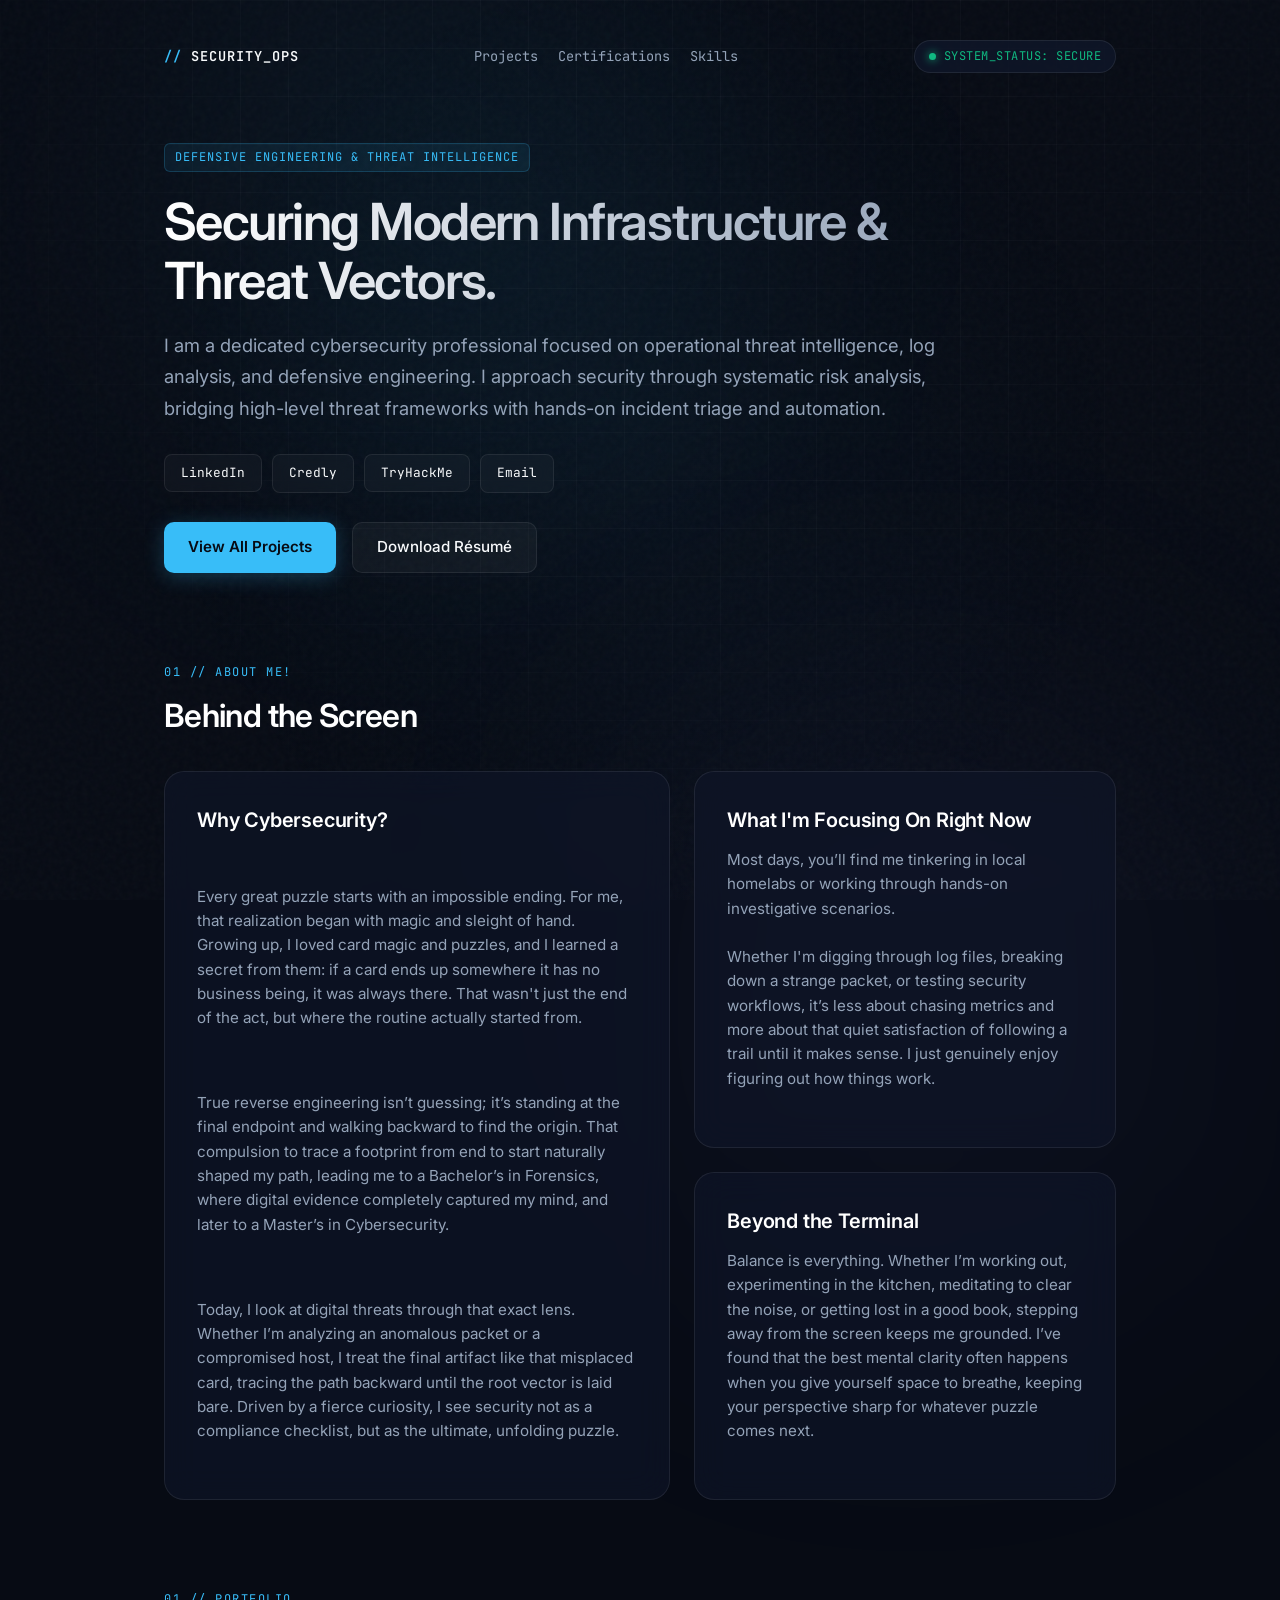
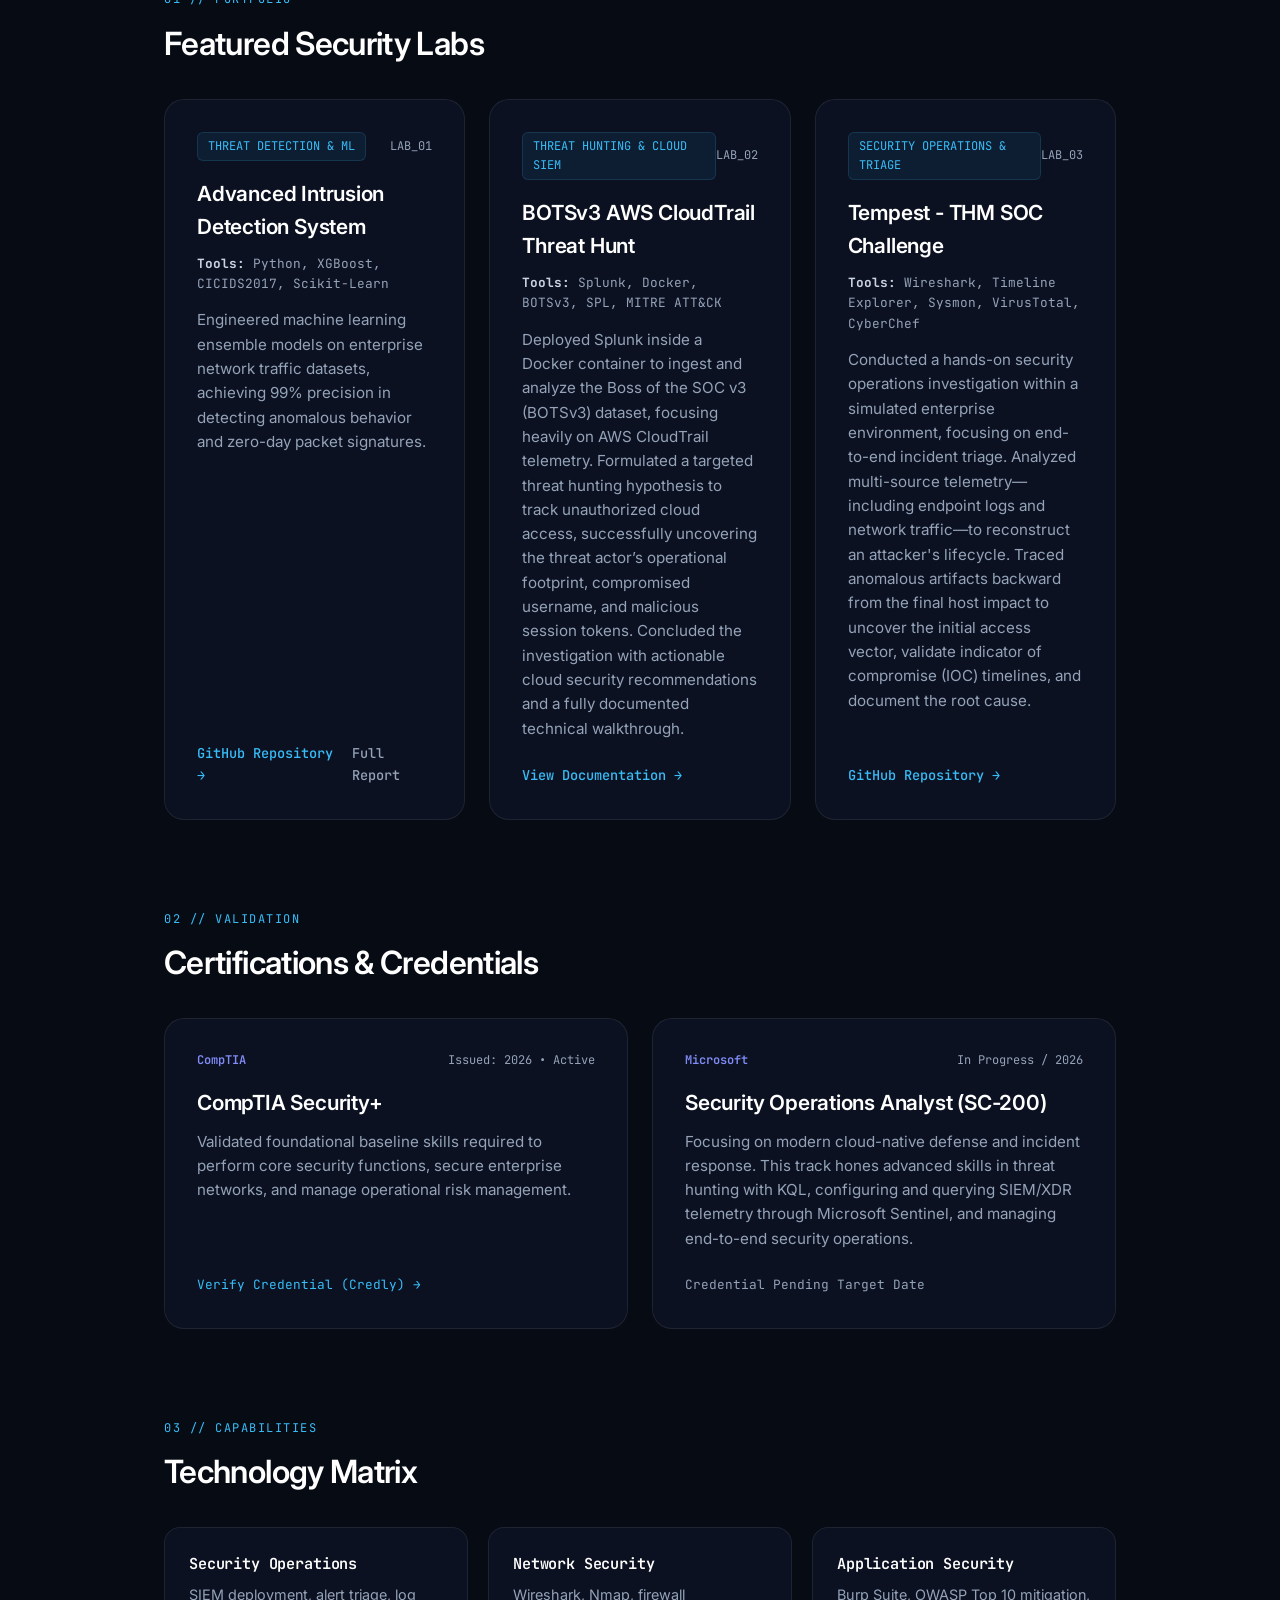
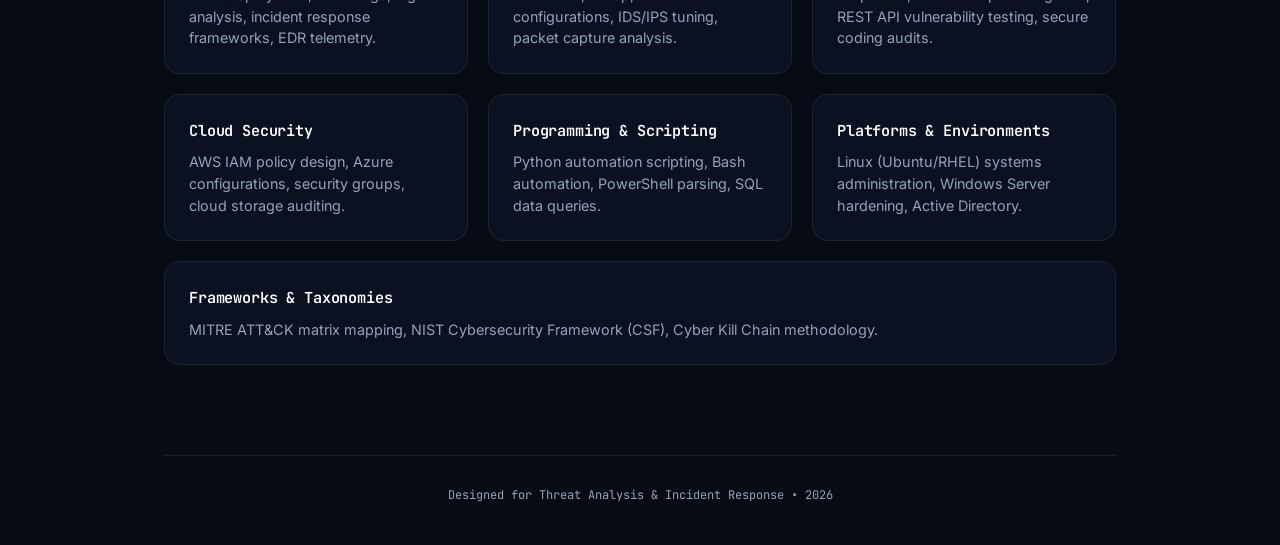
<file: index.html>
<!DOCTYPE html>
<html lang="en">
<head>
    <meta charset="UTF-8">
    <meta name="viewport" content="width=device-width, initial-scale=1.0">
    <title>Cybersecurity Operations & Threat Analysis Portfolio</title>
    <link rel="stylesheet" href="style.css">
    <link href="https://fonts.googleapis.com/css2?family=Inter:wght@300;400;500;600&family=JetBrains+Mono:wght@400;500&display=swap" rel="stylesheet">
</head>
<body>

    <!-- Ambient Background Layers -->
    <div class="tech-grid"></div>
    <div class="noise-overlay"></div>
    <div class="radial-glow hero-glow"></div>
    <div class="radial-glow project-glow"></div>

    <main class="container">
        
        <!-- Header / Navbar -->
        <header class="navbar">
            <div class="logo">
                <span class="prompt">//</span> SECURITY_OPS
            </div>
            <nav class="nav-links">
                <a href="#projects">Projects</a>
                <a href="#certifications">Certifications</a>
                <a href="#skills">Skills</a>
            </nav>
            <div class="system-status">
                <span class="status-dot"></span>
                <span class="status-text">SYSTEM_STATUS: SECURE</span>
            </div>
        </header>

        <!-- Premium Hero Section with Integrated Personal Intro -->
        <section class="hero">
            <div class="badge">DEFENSIVE ENGINEERING & THREAT INTELLIGENCE</div>
            <h1>Securing Modern Infrastructure & Threat Vectors.</h1>
            <p class="bio">
                I am a dedicated cybersecurity professional focused on operational threat intelligence, log analysis, and defensive engineering. I approach security through systematic risk analysis, bridging high-level threat frameworks with hands-on incident triage and automation.
            </p>
      <!-- Interactive Profile Buttons -->
            <div class="hero-profile-buttons">
                <a href="https://linkedin.com/in/amal-shaji7" target="_blank" class="profile-btn">LinkedIn</a>
                <a href="https://credly.com/users/amal-shaji7" target="_blank" class="profile-btn">Credly</a>
                <a href="https://tryhackme.com/p/amal.shaji7" target="_blank" class="profile-btn">TryHackMe</a>
                <a href="amal.shajipss1@gmail.com" class="profile-btn">Email</a>
            </div>
           

            <div class="hero-actions">
                <a href="https://github.com/Amal-shaji7" target="_blank" class="btn primary">View All Projects</a>
                <a href="resume.pdf" download class="btn secondary">Download Résumé</a>
            </div>
      
        </section>

        <!-- Behind the Screen / About Me Section -->
    <section id="about" class="section-block">
        <div class="section-header">
            <span class="section-tag">01 // ABOUT ME! </span>
            <h2>Behind the Screen</h2>
        </div>

        <div class="about-bento-grid">
        
        <!-- LEFT COLUMN: Tall Card (Why Cybersecurity?) -->
            <div class="card narrative-card card-tall">
                <h3>Why Cybersecurity?</h3>
                <p class="description">
                Every great puzzle starts with an impossible ending. For me, that realization began with magic and sleight of hand. Growing up, I loved card magic and puzzles, and I learned a secret from them: if a card ends up somewhere it has no business being, it was always there. That wasn't just the end of the act, but where the routine actually started from.
                </p>
                <p class="description">
                True reverse engineering isn’t guessing; it’s standing at the final endpoint and walking backward to find the origin. That compulsion to trace a footprint from end to start naturally shaped my path, leading me to a Bachelor’s in Forensics, where digital evidence completely captured my mind, and later to a Master’s in Cybersecurity.
                </p>
                <p class="description">
                Today, I look at digital threats through that exact lens. Whether I’m analyzing an anomalous packet or a compromised host, I treat the final artifact like that misplaced card, tracing the path backward until the root vector is laid bare. Driven by a fierce curiosity, I see security not as a compliance checklist, but as the ultimate, unfolding puzzle.
                </p>
            </div>

        <!-- RIGHT COLUMN: Stacked Cards -->
            <div class="about-stack-right">
            
            <!-- Top Right Card -->
                <div class="card narrative-card">
                    <h3>What I'm Focusing On Right Now</h3>
                    <p class="description">
                    Most days, you’ll find me tinkering in local homelabs or working through hands-on investigative scenarios.
                    </p>
                    <p class="description">
                    Whether I'm digging through log files, breaking down a strange packet, or testing security workflows, it’s less about chasing metrics and more about that quiet satisfaction of following a trail until it makes sense. I just genuinely enjoy figuring out how things work.
                    </p>
                </div>

            <!-- Bottom Right Card -->
                <div class="card narrative-card">
                    <h3>Beyond the Terminal</h3>
                    <p class="description">
                    Balance is everything. Whether I’m working out, experimenting in the kitchen, meditating to clear the noise, or getting lost in a good book, stepping away from the screen keeps me grounded. I’ve found that the best mental clarity often happens when you give yourself space to breathe, keeping your perspective sharp for whatever puzzle comes next.
                    </p>
                </div>

            </div>

        </div>
    </section>
        
        <!-- 1. Featured Projects Case-Study Cards -->
        <section id="projects" class="section-block">
            <div class="section-header">
                <span class="section-tag">01 // PORTFOLIO</span>
                <h2>Featured Security Labs</h2>
            </div>
            
            <div class="bento-grid">
                
                <div class="card">
                    <div class="card-top">
                        <span class="card-domain">THREAT DETECTION & ML</span>
                        <span class="card-id">LAB_01</span>
                    </div>
                    <h3>Advanced Intrusion Detection System</h3>
                    <p class="tools-used"><strong>Tools:</strong> Python, XGBoost, CICIDS2017, Scikit-Learn</p>
                    <p class="description">
                        Engineered machine learning ensemble models on enterprise network traffic datasets, achieving 99% precision in detecting anomalous behavior and zero-day packet signatures.
                    </p>
                    <div class="card-links">
                        <a href="https://github.com/Amal-shaji7/msc-ids-dissertation" target="_blank" class="link-item">GitHub Repository →</a>
                        <a href="#" class="link-item secondary-link">Full Report</a>
                    </div>
                </div>

                <div class="card">
                    <div class="card-top">
                        <span class="card-domain">THREAT HUNTING & CLOUD SIEM</span>
                        <span class="card-id">LAB_02</span>
                    </div>
                    <h3>BOTSv3 AWS CloudTrail Threat Hunt</h3>
                    <p class="tools-used"><strong>Tools:</strong> Splunk, Docker, BOTSv3, SPL, MITRE ATT&CK</p>
                    <p class="description">
                       Deployed Splunk inside a Docker container to ingest and analyze the Boss of the SOC v3 (BOTSv3) dataset, focusing heavily on AWS CloudTrail telemetry. Formulated a targeted threat hunting hypothesis to track unauthorized cloud access, successfully uncovering the threat actor’s operational footprint, compromised username, and malicious session tokens. Concluded the investigation with actionable cloud security recommendations and a fully documented technical walkthrough.
                    <div class="card-links">
                        <a href="https://github.com/Amal-shaji7/soc-splunk-botsv3" target="_blank" class="link-item">View Documentation →</a>
                    </div>
                </div>

                <div class="card">
                    <div class="card-top">
                        <span class="card-domain">SECURITY OPERATIONS & TRIAGE</span>
                        <span class="card-id">LAB_03</span>
                    </div>
                    <h3>Tempest - THM SOC Challenge</h3>
                    <p class="tools-used"><strong>Tools:</strong> Wireshark, Timeline Explorer, Sysmon, VirusTotal, CyberChef</p>
                    <p class="description">
                        Conducted a hands-on security operations investigation within a simulated enterprise environment, focusing on end-to-end incident triage. Analyzed multi-source telemetry—including endpoint logs and network traffic—to reconstruct an attacker's lifecycle. Traced anomalous artifacts backward from the final host impact to uncover the initial access vector, validate indicator of compromise (IOC) timelines, and document the root cause.
                    </p>
                    <div class="card-links">
                        <a href="https://github.com/Amal-shaji7/thm-tempest-investigation" target="_blank" class="link-item">GitHub Repository →</a>
                    </div>
                </div>

            </div>
        </section>

        <!-- 2. Certifications and Credentials Section -->
        <section id="certifications" class="section-block">
            <div class="section-header">
                <span class="section-tag">02 // VALIDATION</span>
                <h2>Certifications & Credentials</h2>
            </div>

            <div class="certs-grid">
                
                <div class="cert-card">
                    <div class="cert-meta">
                        <span class="cert-issuer">CompTIA</span>
                        <span class="cert-date">Issued: 2026 • Active</span>
                    </div>
                    <h3>CompTIA Security+</h3>
                    <p class="cert-validation">
                        Validated foundational baseline skills required to perform core security functions, secure enterprise networks, and manage operational risk management.
                    </p>
                    <a href="https://www.credly.com/earner/earned/badge/4dffb096-555a-4451-aa4b-2821615067e8" target="_blank" class="verify-link">Verify Credential (Credly) →</a>
                </div>

                <div class="cert-card">
                    <div class="cert-meta">
                        <span class="cert-issuer">Microsoft</span>
                        <span class="cert-date">In Progress / 2026</span>
                    </div>
                    <h3>Security Operations Analyst (SC-200)</h3>
                    <p class="cert-validation">
                        Focusing on modern cloud-native defense and incident response. This track hones advanced skills in threat hunting with KQL, configuring and querying SIEM/XDR telemetry through Microsoft Sentinel, and managing end-to-end security operations.
                    </p>
                    <span class="verify-link pending">Credential Pending Target Date</span>
                </div>

            </div>
        </section>

        <!-- 3. Skills and Technology Matrix -->
        <section id="skills" class="section-block">
            <div class="section-header">
                <span class="section-tag">03 // CAPABILITIES</span>
                <h2>Technology Matrix</h2>
            </div>

            <div class="matrix-grid">
                
                <div class="matrix-box">
                    <h4>Security Operations</h4>
                    <p>SIEM deployment, alert triage, log analysis, incident response frameworks, EDR telemetry.</p>
                </div>

                <div class="matrix-box">
                    <h4>Network Security</h4>
                    <p>Wireshark, Nmap, firewall configurations, IDS/IPS tuning, packet capture analysis.</p>
                </div>

                <div class="matrix-box">
                    <h4>Application Security</h4>
                    <p>Burp Suite, OWASP Top 10 mitigation, REST API vulnerability testing, secure coding audits.</p>
                </div>

                <div class="matrix-box">
                    <h4>Cloud Security</h4>
                    <p>AWS IAM policy design, Azure configurations, security groups, cloud storage auditing.</p>
                </div>

                <div class="matrix-box">
                    <h4>Programming & Scripting</h4>
                    <p>Python automation scripting, Bash automation, PowerShell parsing, SQL data queries.</p>
                </div>

                <div class="matrix-box">
                    <h4>Platforms & Environments</h4>
                    <p>Linux (Ubuntu/RHEL) systems administration, Windows Server hardening, Active Directory.</p>
                </div>

                <div class="matrix-box full-width">
                    <h4>Frameworks & Taxonomies</h4>
                    <p>MITRE ATT&CK matrix mapping, NIST Cybersecurity Framework (CSF), Cyber Kill Chain methodology.</p>
                </div>

            </div>
        </section>

        <!-- Footer -->
        <footer>
            <p>Designed for Threat Analysis & Incident Response • 2026</p>
        </footer>
    </main>

    <!-- Cursor Spotlight Script -->
    <script>
        document.addEventListener('mousemove', e => {
            document.body.style.setProperty('--mouse-x', `${e.clientX}px`);
            document.body.style.setProperty('--mouse-y', `${e.clientY}px`);
        });
    </script>
</body>
</html>
</file>
<file: style.css>
:root {
    --bg-base: #070b14; /* Deep Charcoal-Navy Base */
    --card-bg: rgba(15, 23, 42, 0.6); /* Translucent Glass */
    --border-color: rgba(255, 255, 255, 0.08);
    --border-hover: rgba(56, 189, 248, 0.4);
    --accent-blue: #38bdf8;
    --accent-violet: #818cf8;
    --text-main: #f8fafc;
    --text-muted: #94a3b8;
}

* {
    box-sizing: border-box;
    margin: 0;
    padding: 0;
}

body {
    background-color: var(--bg-base);
    color: var(--text-main);
    font-family: 'Inter', system-ui, sans-serif;
    min-height: 100vh;
    position: relative;
    overflow-x: hidden;
    line-height: 1.6;
}

/* 1. Subtle Cybersecurity Grid Pattern */
.tech-grid {
    position: fixed;
    top: 0; left: 0; width: 100%; height: 100%;
    background-image: 
        linear-gradient(to right, rgba(255, 255, 255, 0.025) 1px, transparent 1px),
        linear-gradient(to bottom, rgba(255, 255, 255, 0.025) 1px, transparent 1px);
    background-size: 48px 48px;
    z-index: 0;
    pointer-events: none;
    mask-image: radial-gradient(circle at 50% 20%, black 40%, transparent 80%);
}

/* 2. Noise Grain Texture Overlay */
.noise-overlay {
    position: fixed;
    top: 0; left: 0; width: 100%; height: 100%;
    background: url("data:image/svg+xml,%3Csvg viewBox='0 0 200 200' xmlns='http://www.w3.org/2000/svg'%3E%3Cfilter id='noiseFilter'%3E%3CfeTurbulence type='fractalNoise' baseFrequency='0.8' numOctaves='3' stitchTiles='stitch'/%3E%3C/filter%3E%3Crect width='100%25' height='100%25' filter='url(%23noiseFilter)' opacity='0.03'/%3E%3C/svg%3E");
    z-index: 1;
    pointer-events: none;
}

/* 3. Radial Security Glows */
.radial-glow {
    position: absolute;
    border-radius: 50%;
    filter: blur(140px);
    pointer-events: none;
    z-index: 0;
}

.hero-glow {
    top: -50px;
    left: 15%;
    width: 500px;
    height: 500px;
    background: rgba(56, 189, 248, 0.07);
}

.project-glow {
    top: 700px;
    right: 5%;
    width: 600px;
    height: 600px;
    background: rgba(129, 140, 248, 0.05);
}

/* 4. Interactive Cursor Spotlight */
body::after {
    content: '';
    position: fixed;
    top: 0; left: 0; width: 100%; height: 100%;
    pointer-events: none;
    background: radial-gradient(700px circle at var(--mouse-x, 50%) var(--mouse-y, 50%), rgba(56, 189, 248, 0.035), transparent 70%);
    z-index: 2;
}

.container {
    max-width: 1000px;
    margin: 0 auto;
    padding: 40px 24px;
    position: relative;
    z-index: 3;
}

/* Navbar & Terminal Status */
.navbar {
    display: flex;
    justify-content: space-between;
    align-items: center;
    margin-bottom: 70px;
    font-family: 'JetBrains Mono', monospace;
    font-size: 0.85rem;
}

.logo {
    font-weight: 600;
    letter-spacing: 1px;
    color: var(--text-main);
}

.prompt {
    color: var(--accent-blue);
}

.system-status {
    display: flex;
    align-items: center;
    gap: 8px;
    background: rgba(15, 23, 42, 0.8);
    border: 1px solid var(--border-color);
    padding: 6px 14px;
    border-radius: 20px;
    color: #10b981;
}

.status-dot {
    width: 7px;
    height: 7px;
    background-color: #10b981;
    border-radius: 50%;
    box-shadow: 0 0 8px #10b981;
    animation: pulse 2s infinite;
}

@keyframes pulse {
    0% { opacity: 1; }
    50% { opacity: 0.4; }
    100% { opacity: 1; }
}

.status-text {
    font-size: 0.75rem;
    letter-spacing: 0.5px;
}

/* Premium Hero Section */
.hero {
    margin-bottom: 90px;
    max-width: 780px;
}

.badge {
    display: inline-block;
    font-family: 'JetBrains Mono', monospace;
    font-size: 0.75rem;
    color: var(--accent-blue);
    background: rgba(56, 189, 248, 0.08);
    border: 1px solid rgba(56, 189, 248, 0.2);
    padding: 4px 10px;
    border-radius: 6px;
    margin-bottom: 20px;
    letter-spacing: 1px;
}

.hero h1 {
    font-size: 3.2rem;
    font-weight: 600;
    letter-spacing: -0.03em;
    margin-bottom: 1.25rem;
    line-height: 1.15;
    background: linear-gradient(to right, #ffffff, #94a3b8);
    -webkit-background-clip: text;
    -webkit-text-fill-color: transparent;
}

.bio {
    font-size: 1.15rem;
    color: var(--text-muted);
    line-height: 1.7;
    margin-bottom: 30px;
}

.hero-actions {
    display: flex;
    gap: 16px;
}

.btn {
    font-family: 'Inter', system-ui, sans-serif;
    font-size: 0.95rem;
    font-weight: 500;
    padding: 12px 24px;
    border-radius: 10px;
    text-decoration: none;
    transition: all 0.2s ease;
    display: inline-flex;
    align-items: center;
    justify-content: center;
}

.btn.primary {
    background: var(--accent-blue);
    color: #070b14;
    font-weight: 600;
    box-shadow: 0 4px 20px rgba(56, 189, 248, 0.25);
}

.btn.primary:hover {
    background: #7dd3fc;
    transform: translateY(-2px);
}

.btn.secondary {
    background: rgba(255, 255, 255, 0.04);
    color: var(--text-main);
    border: 1px solid var(--border-color);
}

.btn.secondary:hover {
    background: rgba(255, 255, 255, 0.08);
    border-color: rgba(255, 255, 255, 0.2);
    transform: translateY(-2px);
}

/* Section Blocks */
.section-block {
    margin-bottom: 90px;
}

.section-header {
    margin-bottom: 30px;
}

.section-tag {
    font-family: 'JetBrains Mono', monospace;
    font-size: 0.75rem;
    color: var(--accent-blue);
    letter-spacing: 1.5px;
    display: block;
    margin-bottom: 8px;
}

.section-header h2 {
    font-size: 2rem;
    font-weight: 600;
    letter-spacing: -0.02em;
    color: #fff;
}

/* Bento Grid / Cards */
.bento-grid {
    display: grid;
    grid-template-columns: repeat(auto-fit, minmax(300px, 1fr));
    gap: 24px;
}

.card, .cert-card {
    background: var(--card-bg);
    border: 1px solid var(--border-color);
    border-radius: 20px;
    padding: 32px;
    backdrop-filter: blur(16px);
    -webkit-backdrop-filter: blur(16px);
    transition: all 0.4s cubic-bezier(0.16, 1, 0.3, 1);
    position: relative;
    display: flex;
    flex-direction: column;
    justify-content: space-between;
}

.card-top {
    display: flex;
    justify-content: space-between;
    align-items: center;
    margin-bottom: 16px;
}

.card-domain {
    font-family: 'JetBrains Mono', monospace;
    font-size: 0.75rem;
    color: var(--accent-blue);
    background: rgba(56, 189, 248, 0.08);
    padding: 4px 10px;
    border-radius: 6px;
    border: 1px solid rgba(56, 189, 248, 0.15);
}

.card-id {
    font-family: 'JetBrains Mono', monospace;
    font-size: 0.75rem;
    color: var(--text-muted);
}

.card h3, .cert-card h3 {
    font-size: 1.3rem;
    font-weight: 600;
    margin-bottom: 10px;
    color: #fff;
    letter-spacing: -0.01em;
}

.tools-used {
    font-family: 'JetBrains Mono', monospace;
    font-size: 0.8rem;
    color: var(--text-muted);
    margin-bottom: 14px;
}

.tools-used strong {
    color: #cbd5e1;
}

.description, .cert-validation {
    color: var(--text-muted);
    font-size: 0.95rem;
    line-height: 1.6;
    margin-bottom: 24px;
}

.card-links {
    display: flex;
    gap: 16px;
    margin-top: auto;
}

.link-item {
    font-family: 'JetBrains Mono', monospace;
    font-size: 0.85rem;
    color: var(--accent-blue);
    text-decoration: none;
    font-weight: 500;
    transition: color 0.2s;
}

.link-item:hover {
    color: #7dd3fc;
}

.secondary-link {
    color: var(--text-muted);
}

.secondary-link:hover {
    color: #fff;
}

/* Hover Illumination */
.card:hover, .cert-card:hover {
    transform: translateY(-6px);
    border-color: var(--border-hover);
    background: rgba(15, 23, 42, 0.85);
    box-shadow: 0 20px 40px -15px rgba(56, 189, 248, 0.15);
}

/* Certifications Section */
.certs-grid {
    display: grid;
    grid-template-columns: repeat(auto-fit, minmax(320px, 1fr));
    gap: 24px;
}

.cert-meta {
    display: flex;
    justify-content: space-between;
    font-family: 'JetBrains Mono', monospace;
    font-size: 0.75rem;
    color: var(--text-muted);
    margin-bottom: 16px;
}

.cert-issuer {
    color: var(--accent-violet);
    font-weight: 600;
}

.verify-link {
    font-family: 'JetBrains Mono', monospace;
    font-size: 0.8rem;
    color: var(--accent-blue);
    text-decoration: none;
    display: inline-block;
    margin-top: auto;
}

.verify-link.pending {
    color: var(--text-muted);
}

/* Technology Matrix Section */
.matrix-grid {
    display: grid;
    grid-template-columns: repeat(auto-fit, minmax(280px, 1fr));
    gap: 20px;
}

.matrix-box {
    background: var(--card-bg);
    border: 1px solid var(--border-color);
    border-radius: 16px;
    padding: 24px;
    backdrop-filter: blur(12px);
    -webkit-backdrop-filter: blur(12px);
    transition: all 0.3s ease;
}

.matrix-box:hover {
    border-color: rgba(255, 255, 255, 0.2);
    background: rgba(15, 23, 42, 0.8);
}

.matrix-box.full-width {
    grid-column: 1 / -1;
}

.matrix-box h4 {
    font-family: 'JetBrains Mono', monospace;
    font-size: 0.95rem;
    font-weight: 600;
    color: #fff;
    margin-bottom: 8px;
    letter-spacing: -0.01em;
}

.matrix-box p {
    font-size: 0.9rem;
    color: var(--text-muted);
    line-height: 1.5;
}

/* Footer */
footer {
    margin-top: 80px;
    padding-top: 30px;
    border-top: 1px solid var(--border-color);
    text-align: center;
    font-family: 'JetBrains Mono', monospace;
    font-size: 0.75rem;
    color: var(--text-muted);
}

/* Responsive adjustments */
@media (max-width: 768px) {
    .hero h1 { font-size: 2.4rem; }
    .hero-actions { flex-direction: column; }
    .container { padding: 20px 16px; }
}


/* Navigation Links across pages */
.nav-links {
    display: flex;
    gap: 20px;
    font-family: 'JetBrains Mono', monospace;
    font-size: 0.85rem;
}

.nav-links a {
    color: var(--text-muted);
    text-decoration: none;
    transition: color 0.2s;
}

.nav-links a:hover, .nav-links a.active {
    color: var(--accent-blue);
}

/* About Page Specific Background Treatment */
.about-page .abstract-grid {
    background-image: 
        radial-gradient(circle at 70% 30%, rgba(56, 189, 248, 0.04) 0%, transparent 60%),
        linear-gradient(to right, rgba(255, 255, 255, 0.015) 1px, transparent 1px),
        linear-gradient(to bottom, rgba(255, 255, 255, 0.015) 1px, transparent 1px);
    background-size: 100% 100%, 60px 60px, 60px 60px;
}

.about-glow {
    top: 200px;
    left: 40%;
    width: 500px;
    height: 500px;
    background: rgba(56, 189, 248, 0.04);
}

/* About Grid Layout */
.about-content-grid {
    display: grid;
    grid-template-columns: 1.2fr 1fr;
    gap: 24px;
}

.bio-card, .links-card {
    height: 100%;
}

.links-card h3 {
    margin-bottom: 10px;
}

/* Profile Links List styling */
.profile-links-list {
    display: flex;
    flex-direction: column;
    gap: 12px;
    margin-top: 20px;
}

.profile-link-item {
    display: flex;
    justify-content: space-between;
    align-items: center;
    background: rgba(255, 255, 255, 0.02);
    border: 1px solid var(--border-color);
    padding: 14px 18px;
    border-radius: 12px;
    text-decoration: none;
    transition: all 0.3s ease;
}

.platform-name {
    font-family: 'JetBrains Mono', monospace;
    font-size: 0.9rem;
    color: var(--text-main);
    font-weight: 500;
}

.platform-action {
    font-family: 'JetBrains Mono', monospace;
    font-size: 0.8rem;
    color: var(--accent-blue);
    transition: transform 0.2s ease;
}

.profile-link-item:hover {
    background: rgba(15, 23, 42, 0.9);
    border-color: var(--border-hover);
    transform: translateX(4px);
}

.profile-link-item:hover .platform-action {
    transform: translateX(2px);
}

.highlight-email {
    border-color: rgba(56, 189, 248, 0.2);
    background: rgba(56, 189, 248, 0.03);
}

@media (max-width: 768px) {
    .about-content-grid {
        grid-template-columns: 1fr;
    }
}


/* Interactive Profile Buttons Style */
.hero-profile-buttons {
    display: flex;
    flex-wrap: wrap;
    gap: 10px;
    margin-bottom: 30px;
}

.profile-btn {
    font-family: 'JetBrains Mono', monospace;
    font-size: 0.8rem;
    color: var(--text-main);
    background: rgba(255, 255, 255, 0.03);
    border: 1px solid var(--border-color);
    padding: 8px 16px;
    border-radius: 8px;
    text-decoration: none;
    transition: all 0.25s cubic-bezier(0.16, 1, 0.3, 1);
    backdrop-filter: blur(8px);
    -webkit-backdrop-filter: blur(8px);
}

.profile-btn:hover {
    background: rgba(56, 189, 248, 0.08);
    border-color: var(--border-hover);
    color: var(--accent-blue);
    transform: translateY(-2px);
    box-shadow: 0 4px 12px rgba(56, 189, 248, 0.15);
}

/* Human Narrative Section Layout */
.about-narrative-grid {
    display: grid;
    grid-template-columns: repeat(auto-fit, minmax(320px, 1fr));
    gap: 24px;
}

.narrative-card {
    height: 100%;
}

.narrative-card h3 {
    font-size: 1.25rem;
    font-weight: 600;
    color: #fff;
    margin-bottom: 12px;
}

/* Ensure the About section container allows grid flow */
#about {
    width: 100%;
}

/* Bento Grid Layout: Left column (Why Cyber) | Right column (Stacked) */
.about-bento-grid {
    display: grid !important;
    grid-template-columns: 1.2fr 1fr !important;
    gap: 24px;
    align-items: stretch;
}

/* Right side stack container */
.about-stack-right {
    display: flex;
    flex-direction: column;
    gap: 24px;
}

/* Responsive fallback only for actual mobile screens */
@media (max-width: 850px) {
    .about-bento-grid {
        grid-template-columns: 1fr !important;
    }
}
</file>
